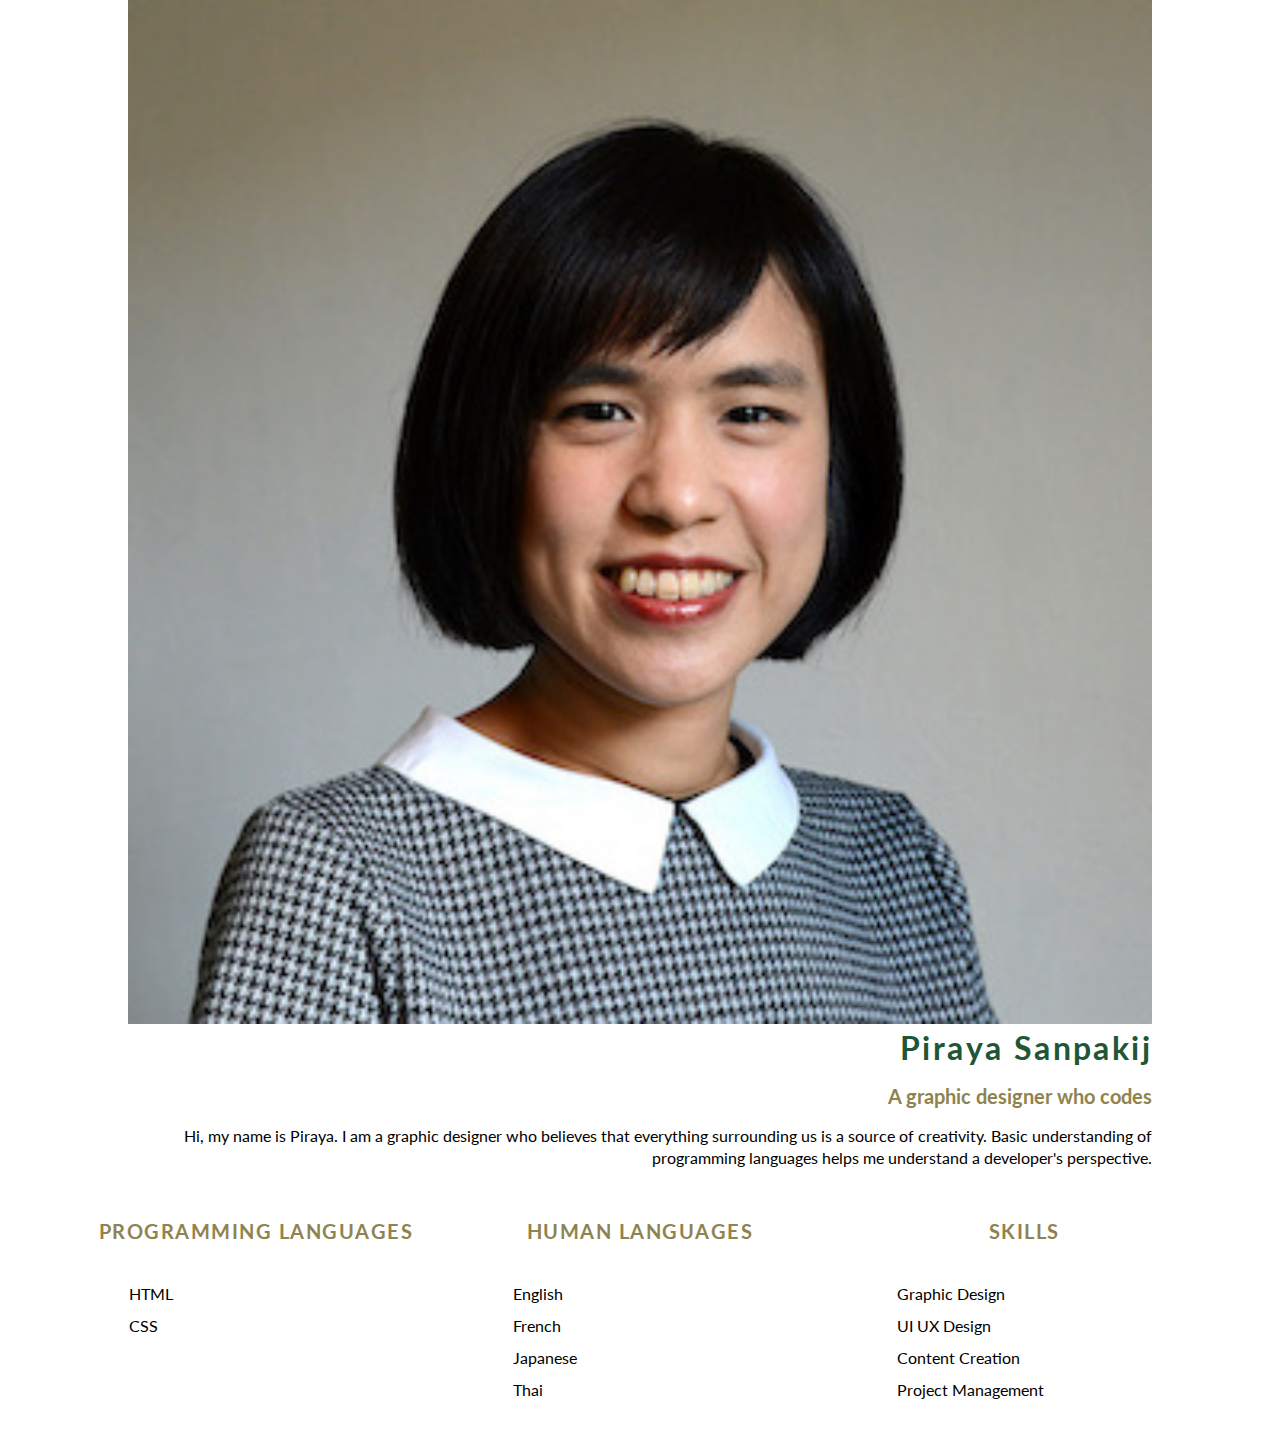
<file: resume.html>
<!DOCTYPE html>
<html>
<head>
	<meta charset="utf-8">

	<title>Piraya Sanpakij</title>

	<!-- Google Font: Lato-->
	<link rel="preconnect" href="https://fonts.googleapis.com"> 
	<link rel="preconnect" href="https://fonts.gstatic.com" crossorigin> 
	<link href="https://fonts.googleapis.com/css2?family=Lato:wght@400;700&display=swap" rel="stylesheet">

	<link rel="stylesheet" type="text/css" href="css/style.css">
</head>
<body>

	<header>
		<div class="left">
			<img class="profile" src="img/profilephoto.jpeg"/>
		</div>
		<!-- Bio -->
		<div class="right">
			<h1>Piraya Sanpakij</h1>
			<h2>A graphic designer who codes</h2>
			<p> Hi, my name is Piraya. I am a graphic designer who believes that everything surrounding us is a source of creativity. Basic understanding of programming languages helps me understand a developer's perspective.</p>
		</div>

	</header>
	

	<div class="container">

		<!-- Programming Languages -->
		<div class="box">
			<h3>Programming Languages</h3>
			<ul>
				<li>HTML</li>
				<li>CSS</li>
			</ul>
		</div>

		<!-- Human Languages -->
		<div class="box">
			<h3>Human Languages</h3>
			<ul>
				<li>English</li>
				<li>French</li>
				<li>Japanese</li>
				<li>Thai</li>
			</ul>
		</div>	

		<!-- Skills -->
		<div class="box">
			<h3>Skills</h3>
			<ul>
				<li>Graphic Design</li>
				<li>UI UX Design</li>
				<li>Content Creation</li>
				<li>Project Management</li>
			</ul>
		</div>

	</div>
</body>
</html>
</file>
<file: css/style.css>
html {
  font-size: 16px;
}

/* Theme Color */
:root {
  --background-color: #fff;
  --main-darkgreen: #1f5636;
  --main-beige: #8f8350;
  --main-lightgrey: #e6e7e8;
  --main-darkgrey: #535353; 
}

body {
  font-family: 'Lato', sans-serif;
  line-height: 1.4em;
  margin: 0;
}

img {
  width: 100%;
  height: auto;
}

a, a:link {
  text-decoration: none;
}

a:visited {
  color: var(--main-darkgreen);
}

a:hover {
  text-decoration: underline;
}

header {
  margin: 0;
  text-align: right;
  padding: 0 10%;
}

img.background {
  position: absolute;
  margin: 0;
  width: 100%;
  height: auto;
}

nav ul {
  display: inline-flex;
}

nav li {
  width: 60px;
  padding-right: 40px;
}

header nav a:link {
  color: var(--main-darkgreen);
}

header nav a:visited {
  color: var(--main-beige);
}

/* Language Picker */
button.languagePicker {
  display: inline-flex;
  align-items: center;
  justify-content: center;
  background-color: #fff;
  border: 1px solid rgba(0,0,0,.15);
  border-radius: 10px;
}

button span{
  font-size: 0.75rem;
  margin-left: 5px;
}

button .material-icons {
  margin: 0;
}

.darkgreen {
  color: var(--main-darkgreen);
}

main {
  max-width: 1100px;
  margin: auto;
  background-color: var(--background-color);
  padding: 0 30px;
}

/* Icon Styling */
.material-icons, .fi {
  margin-right: 10px;
}

.material-icons {
  vertical-align: middle;
}

.material-icons.md-18 {
  font-size: 18px;
}

.material-icons.md-24 {
  font-size: 24px;
}

.material-icons.md-36 {
  font-size: 36px;
}

.material-icons.md-48 {
  font-size: 48px;
}

.container {
  width: 90%;
  margin: 30px auto;
  display: flex;
  flex-flow: row wrap;
  justify-content: space-around;
}

h1 {
  color: var(--main-darkgreen);
  font-size: 2rem;
  line-height: 1.2;
  letter-spacing: 0.075em;
  margin-top: 0;
  margin-bottom: 15px;
}

h2 {
  color: var(--main-beige);
  font-size: 1.25rem;
  line-height: 1.2;
}

h3 {
  color: var(--main-beige);
  font-size: 1.25rem;
  text-transform: uppercase;
  letter-spacing: 0.075em;
  text-align: center;
}

h4 {
  color: var(--main-darkgreen);
  font-size: 1rem;
  text-transform: uppercase;
  letter-spacing: 0.075em;
  text-align: center;
  margin-bottom: 0;
  padding: 0 5px;
}

h5 {
  font-size: 1rem;
  line-height: 1.2;
  font-weight: 400;
  text-align: center;
  margin: 5px;
}

strong {
  text-transform: uppercase;
  letter-spacing: 0.075em;
}

ul {
  line-height: 2em;
  list-style: none;
}


.box {
  display: inline-flex;
  flex-direction: column;
  flex: 1;
  height: auto;
  margin: 0px 15px 0px;
  padding: 0px 10px;
  transition: background-color 500ms ease-out 2ms;
}

footer {
  height: 80px;
  background-color: var(--main-lightgrey);
  display: flex;
  align-items: center;
  justify-content: space-between;
  margin-top: 60px;
  padding: 0 10%;
}

/* Home Page Rulesets */



#bio {
  justify-content: center;
}

#bio p {
  font-weight: 400;
  max-width: 60ch;
}

#bio img {
  border-radius: 50%;
  width: 160px;
  height: 160px;
  margin: 5px 50px 10px;
}

/* Social Icons */

svg {
  fill: var(--main-beige);
  width: 32px;
  height: 32px;
  opacity: 0.7;
  margin-top: 10px;
  transition: fill 500ms ease-out 2ms;
}

#socialmedia a {
  text-decoration: none;
}

.github {
  width: 36.5px;
  height: 36.5px;
}

.behance, .linkedin, .instagram {
  padding: 4px;
}

.github:hover {
  fill: #7d349f;
}

.behance:hover {
  fill: #053eff;
}

.linkedin:hover {
  fill: #0e76a8;
}

.instagram:hover {
  fill: #dd2a7b;
}

#feature .box {
  background-color: rgba(230,231,232,0.75);
}

.programlang ul, 
.humanlang ul, 
.skills ul {
  display: flex;
  flex-flow: row wrap;
  justify-content: center;
  padding-bottom: 10px;
}

.programlang ul li, 
.humanlang ul li {
  width: 130px;
}

.skills ul li {
  width: 220px;
}

/* Table */

table {
  padding-bottom: 20px;
}

th {
  padding: 0 20px 20px;
}

td {
  padding: 0 20px 20px;
}

td strong{
  color: inherit;
  transition: color 500ms ease-out 2ms;;
}

td strong:hover {
  color: var(--main-darkgreen);
}

td.date {
  font-size: 14px;
  font-weight: 300;
  font-style: italic;
}

.project {
  width: 30%;
  padding-bottom: 40px;
}

#projects h4 {
  padding: 0;
}

/* Responsive */
@media only screen and (min-width: 1600px) {

  .box.left ul, .box.center ul {
    display: block;
  }

}

@media only screen and (max-width: 1024px){

  .container {
    width: 100%;
    flex-flow: row wrap;
    justify-content: space-around;
  }

  .project {
    width: 45%;
  }

}

@media only screen and (max-width: 768px){

  h1 {
    font-size: 1.75rem;
  }

  h1, h2 {
    text-align: center;
  }

  img.profile {
    margin: 10px 0 0;
  }

  #socialmedia {
    text-align: center;
  }

  .box {
    margin-bottom: 30px;
  }

  .project {
    width: 90%;
  }

  article .container {
    width: 100%;
    flex-flow: column wrap;
    align-items: center;
  }

}


@media only screen and  (max-width: 480px) {

  h1 {
    font-size: 1.5rem;
    letter-spacing: 0.05em;
  }

  .container {
    width: 100%;
    flex-flow: column wrap;
    align-items: center;
  }

  .box {
    padding: 0;
  }

    /* Table */
  th {
    padding: 10px 0 0;
  }

  td {
    padding: 0 5px 20px 0;
  }

  .date {
    padding-right: 0;
  }

}
</file>
